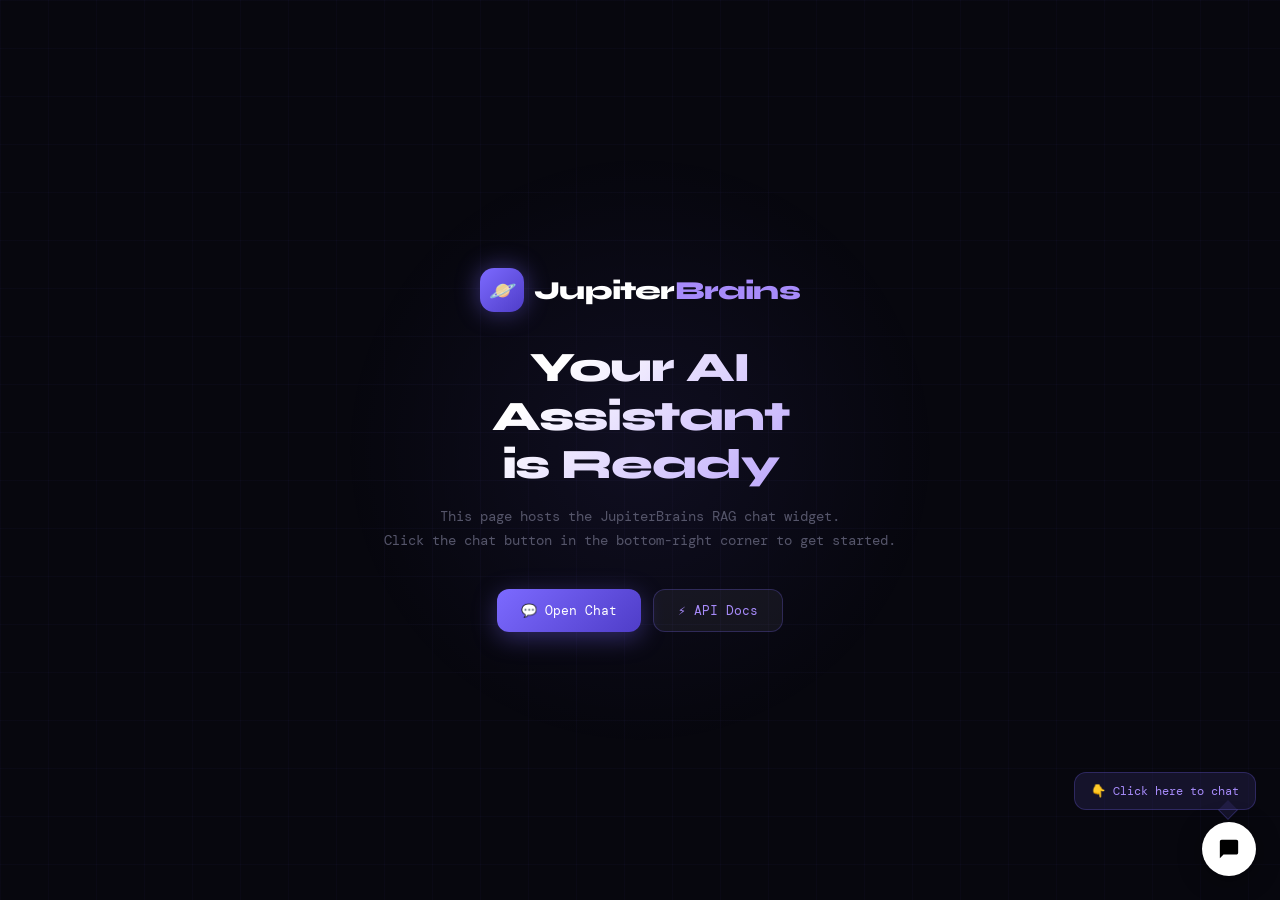
<file: frontend/index.html>
<!DOCTYPE html>
<html lang="en">

<head>
  <meta charset="UTF-8">
  <meta name="viewport" content="width=device-width, initial-scale=1.0">
  <title>JupiterBrains — Chat Widget Demo</title>
  <link rel="preconnect" href="https://fonts.googleapis.com">
  <link href="https://fonts.googleapis.com/css2?family=Syne:wght@700;800&family=DM+Mono:wght@400;500&display=swap"
    rel="stylesheet">
  <link rel="stylesheet" href="chat-widget.css">
  <style>
    :root {
      --bg: #07070e;
      --accent: #7c6aff;
      --accent2: #a78bfa;
      --text: #dcdcf0;
      --muted: #55556a;
    }

    *,
    *::before,
    *::after {
      box-sizing: border-box;
      margin: 0;
      padding: 0;
    }

    html {
      height: 100%;
    }

    body {
      font-family: 'DM Mono', monospace;
      background: var(--bg);
      color: var(--text);
      display: flex;
      flex-direction: column;
      align-items: center;
      justify-content: center;
      min-height: 100vh;
      /* ✅ REMOVED overflow:hidden — it was clipping fixed elements & causing reflow */
    }

    /* Animated background grid */
    body::before {
      content: '';
      position: fixed;
      inset: 0;
      pointer-events: none;
      background-image:
        linear-gradient(rgba(124, 106, 255, .03) 1px, transparent 1px),
        linear-gradient(90deg, rgba(124, 106, 255, .03) 1px, transparent 1px);
      background-size: 48px 48px;
      z-index: 0;
    }

    body::after {
      content: '';
      position: fixed;
      width: 600px;
      height: 600px;
      border-radius: 50%;
      background: radial-gradient(circle, rgba(124, 106, 255, 0.08) 0%, transparent 70%);
      top: 50%;
      left: 50%;
      transform: translate(-50%, -50%);
      pointer-events: none;
      z-index: 0;
    }

    .hero {
      position: relative;
      z-index: 1;
      text-align: center;
      padding: 40px 20px;
      max-width: 560px;
    }

    .logo {
      display: inline-flex;
      align-items: center;
      gap: 10px;
      margin-bottom: 32px;
    }

    .logo-orb {
      width: 44px;
      height: 44px;
      border-radius: 14px;
      background: linear-gradient(135deg, var(--accent), #4f3dc8);
      display: flex;
      align-items: center;
      justify-content: center;
      font-size: 22px;
      box-shadow: 0 0 24px rgba(124, 106, 255, 0.45);
    }

    .logo-text {
      font-family: 'Syne', sans-serif;
      font-weight: 800;
      font-size: 26px;
      letter-spacing: -.03em;
      color: #fff;
    }

    .logo-text em {
      color: var(--accent2);
      font-style: normal;
    }

    h1 {
      font-family: 'Syne', sans-serif;
      font-weight: 800;
      font-size: clamp(28px, 5vw, 42px);
      line-height: 1.15;
      letter-spacing: -.03em;
      margin-bottom: 16px;
      background: linear-gradient(135deg, #fff 30%, var(--accent2));
      -webkit-background-clip: text;
      -webkit-text-fill-color: transparent;
      background-clip: text;
    }

    p {
      font-size: 14px;
      color: var(--muted);
      line-height: 1.7;
      margin-bottom: 36px;
    }

    .cta-row {
      display: flex;
      gap: 12px;
      justify-content: center;
      flex-wrap: wrap;
    }

    .btn {
      display: inline-flex;
      align-items: center;
      gap: 8px;
      padding: 12px 24px;
      border-radius: 12px;
      font-family: 'DM Mono', monospace;
      font-size: 13px;
      cursor: pointer;
      transition: transform .2s cubic-bezier(.34, 1.56, .64, 1), box-shadow .2s;
      text-decoration: none;
      border: none;
    }

    .btn-primary {
      background: linear-gradient(135deg, var(--accent), #4f3dc8);
      color: #fff;
      box-shadow: 0 6px 24px rgba(124, 106, 255, .35);
    }

    .btn-primary:hover {
      transform: translateY(-2px) scale(1.03);
    }

    .btn-secondary {
      background: rgba(255, 255, 255, .05);
      color: var(--accent2);
      border: 1px solid rgba(124, 106, 255, .25);
    }

    .btn-secondary:hover {
      transform: translateY(-2px);
      background: rgba(124, 106, 255, .1);
    }

    .hint {
      position: fixed;
      bottom: 90px;
      right: 24px;
      background: rgba(124, 106, 255, .12);
      border: 1px solid rgba(124, 106, 255, .25);
      border-radius: 12px;
      padding: 10px 16px;
      font-size: 12px;
      color: var(--accent2);
      z-index: 999;
      pointer-events: none;
      animation: fadeHint 0.5s ease 1.5s both;
    }

    .hint::after {
      content: '';
      position: absolute;
      bottom: -8px;
      right: 20px;
      width: 14px;
      height: 14px;
      background: rgba(124, 106, 255, .12);
      border-right: 1px solid rgba(124, 106, 255, .25);
      border-bottom: 1px solid rgba(124, 106, 255, .25);
      transform: rotate(45deg);
    }

    @keyframes fadeHint {
      from {
        opacity: 0;
        transform: translateY(8px);
      }

      to {
        opacity: 1;
        transform: translateY(0);
      }
    }
  </style>
</head>

<body>

  <div class="hero">
    <div class="logo">
      <div class="logo-orb">🪐</div>
      <span class="logo-text">Jupiter<em>Brains</em></span>
    </div>
    <h1>Your AI Assistant<br>is Ready</h1>
    <p>
      This page hosts the JupiterBrains RAG chat widget.<br>
      Click the chat button in the bottom-right corner to get started.
    </p>
    <div class="cta-row">
      <!-- ✅ Using id + separate script, not inline onclick -->
      <button class="btn btn-primary" id="open-chat-btn">💬 Open Chat</button>
      <a class="btn btn-secondary" href="http://localhost:8000/docs" target="_blank">⚡ API Docs</a>
    </div>
  </div>

  <div class="hint">👇 Click here to chat</div>

  <script>
    window.JBChatConfig = {
      apiUrl: "http://localhost:8000"
    };
  </script>
  <script src="chat-widget.js" defer></script>

  <!-- ✅ Open chat button wired after defer script loads -->
  <script>
    window.addEventListener("load", function () {
      document.getElementById("open-chat-btn").addEventListener("click", function (e) {
        e.stopPropagation();
        window.JBChat && window.JBChat.open();
      });
    });
  </script>

</body>

</html>
</file>
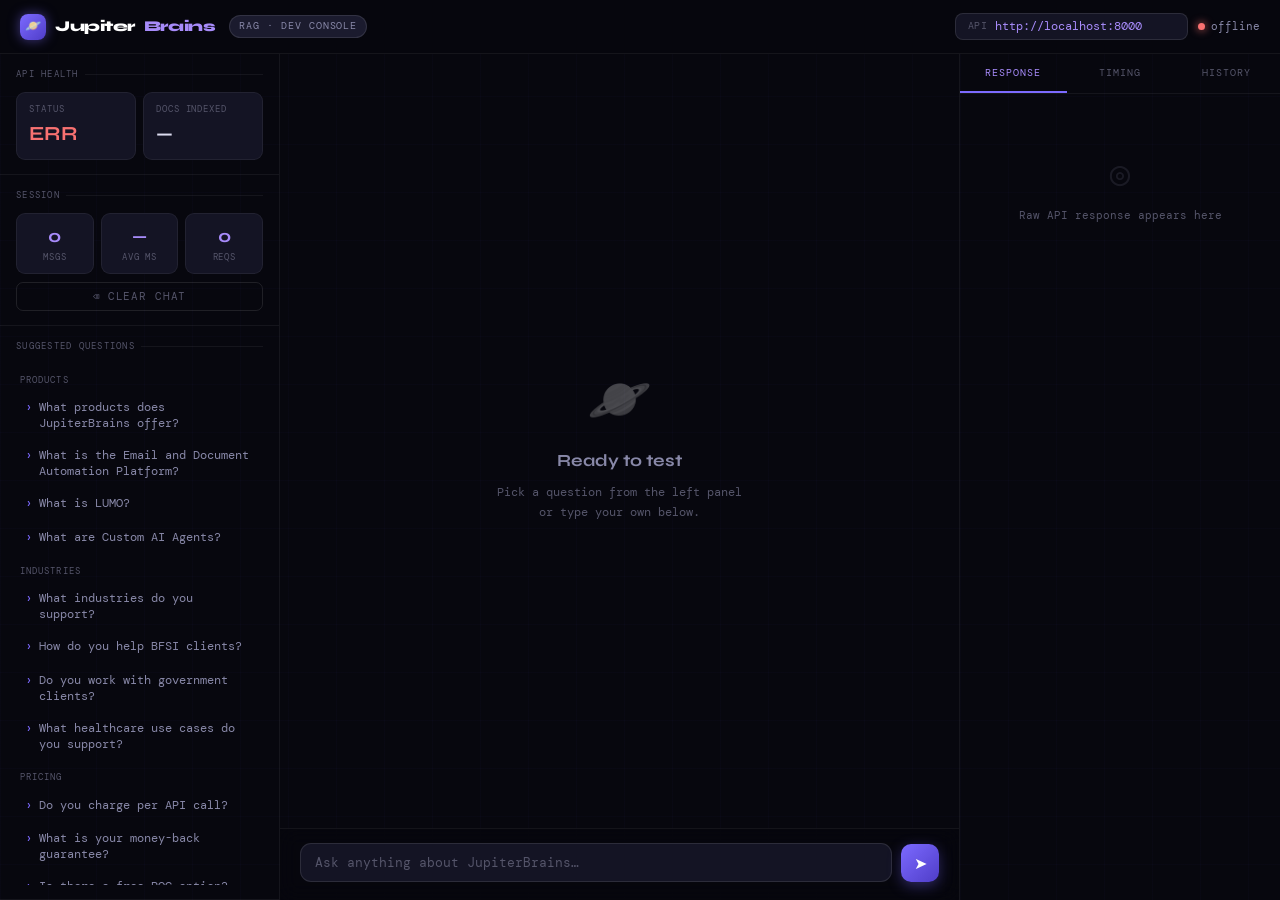
<file: test_interface.html>
<!DOCTYPE html>
<html lang="en">
<head>
<meta charset="UTF-8">
<meta name="viewport" content="width=device-width, initial-scale=1.0">
<title>JupiterBrains — RAG Test Console</title>
<link rel="preconnect" href="https://fonts.googleapis.com">
<link href="https://fonts.googleapis.com/css2?family=Syne:wght@400;600;700;800&family=DM+Mono:wght@300;400;500&display=swap" rel="stylesheet">
<style>
:root{
  --bg:#07070e;--s1:#0f0f1a;--s2:#141424;--s3:#1b1b2e;
  --border:rgba(255,255,255,.06);--border2:rgba(255,255,255,.10);
  --accent:#7c6aff;--adim:rgba(124,106,255,.15);--accent2:#a78bfa;
  --green:#34d399;--red:#f87171;--yellow:#fbbf24;--orange:#fb923c;
  --text:#dcdcf0;--muted:#55556a;--muted2:#8888a8;
  --head:'Syne',sans-serif;--mono:'DM Mono',monospace;
}
*,*::before,*::after{box-sizing:border-box;margin:0;padding:0;}
html,body{height:100%;overflow:hidden;}
body{font-family:var(--mono);font-size:12.5px;background:var(--bg);color:var(--text);line-height:1.5;}
body::after{
  content:'';position:fixed;inset:0;pointer-events:none;z-index:0;
  background-image:linear-gradient(rgba(124,106,255,.025) 1px,transparent 1px),linear-gradient(90deg,rgba(124,106,255,.025) 1px,transparent 1px);
  background-size:48px 48px;
}
.shell{
  position:relative;z-index:1;
  display:grid;
  grid-template-columns:280px 1fr 320px;
  grid-template-rows:54px 1fr;
  grid-template-areas:"bar bar bar""left mid right";
  height:100vh;
}
/* TOP BAR */
.topbar{
  grid-area:bar;display:flex;align-items:center;gap:14px;
  padding:0 20px;border-bottom:1px solid var(--border);
  background:rgba(7,7,14,.92);backdrop-filter:blur(12px);
}
.logo{display:flex;align-items:center;gap:9px;font-family:var(--head);font-weight:800;font-size:15px;letter-spacing:-.03em;color:#fff;white-space:nowrap;}
.logo-orb{width:26px;height:26px;border-radius:8px;background:linear-gradient(135deg,var(--accent),#4f3dc8);display:flex;align-items:center;justify-content:center;font-size:13px;box-shadow:0 0 12px rgba(124,106,255,.5);}
.logo em{color:var(--accent2);font-style:normal;}
.pill{font-size:9.5px;letter-spacing:.1em;text-transform:uppercase;background:var(--s3);border:1px solid var(--border2);color:var(--muted2);padding:3px 9px;border-radius:20px;}
.bar-right{margin-left:auto;display:flex;align-items:center;gap:10px;}
.url-field{display:flex;align-items:center;gap:7px;background:var(--s2);border:1px solid var(--border2);border-radius:8px;padding:5px 12px;transition:border-color .2s;}
.url-field:focus-within{border-color:rgba(124,106,255,.4);}
.url-label{font-size:9.5px;text-transform:uppercase;letter-spacing:.08em;color:var(--muted);}
#apiUrl{background:transparent;border:none;outline:none;font-family:var(--mono);font-size:11.5px;color:var(--accent2);width:180px;}
.status{display:flex;align-items:center;gap:6px;}
.dot{width:7px;height:7px;border-radius:50%;background:var(--muted);transition:background .3s,box-shadow .3s;}
.dot.on{background:var(--green);box-shadow:0 0 8px var(--green);animation:glow 2s infinite;}
.dot.err{background:var(--red);box-shadow:0 0 8px var(--red);}
@keyframes glow{0%,100%{box-shadow:0 0 6px var(--green);}50%{box-shadow:0 0 14px var(--green);}}
.status-txt{font-size:10.5px;color:var(--muted2);}
/* LEFT */
.left{grid-area:left;border-right:1px solid var(--border);display:flex;flex-direction:column;overflow:hidden;}
.pblock{padding:14px 16px;border-bottom:1px solid var(--border);}
.pblock.fill{flex:1;overflow:hidden;display:flex;flex-direction:column;min-height:0;}
.sec-head{font-size:9px;letter-spacing:.14em;text-transform:uppercase;color:var(--muted);margin-bottom:10px;display:flex;align-items:center;gap:6px;}
.sec-head::after{content:'';flex:1;height:1px;background:var(--border);}
.hgrid{display:grid;grid-template-columns:1fr 1fr;gap:7px;}
.hcard{background:var(--s2);border:1px solid var(--border);border-radius:9px;padding:10px 12px;}
.hcard-lbl{font-size:9px;text-transform:uppercase;letter-spacing:.1em;color:var(--muted);margin-bottom:3px;}
.hcard-val{font-family:var(--head);font-size:20px;font-weight:700;color:var(--text);}
.hcard-val.ok{color:var(--green);}.hcard-val.err{color:var(--red);}.hcard-val.warn{color:var(--yellow);}
.sgrid{display:grid;grid-template-columns:1fr 1fr 1fr;gap:7px;}
.scard{background:var(--s2);border:1px solid var(--border);border-radius:9px;padding:9px 10px;text-align:center;}
.scard-num{font-family:var(--head);font-size:18px;font-weight:700;color:var(--accent2);}
.scard-lbl{font-size:9px;text-transform:uppercase;letter-spacing:.08em;color:var(--muted);margin-top:1px;}
.clear-btn{width:100%;margin-top:8px;background:transparent;border:1px solid var(--border2);border-radius:7px;padding:7px;font-family:var(--mono);font-size:10.5px;color:var(--muted);cursor:pointer;text-transform:uppercase;letter-spacing:.08em;transition:border-color .15s,color .15s;}
.clear-btn:hover{border-color:var(--red);color:var(--red);}
.q-scroll{flex:1;overflow-y:auto;min-height:0;}
.q-scroll::-webkit-scrollbar{width:3px;}.q-scroll::-webkit-scrollbar-thumb{background:var(--border2);border-radius:3px;}
.q-cat{font-size:9px;text-transform:uppercase;letter-spacing:.12em;color:var(--muted);padding:10px 4px 5px;}
.q-btn{display:flex;align-items:flex-start;gap:6px;width:100%;background:transparent;border:1px solid transparent;border-radius:7px;padding:7px 8px;text-align:left;font-family:var(--mono);font-size:11.5px;color:var(--muted2);cursor:pointer;line-height:1.4;transition:all .15s;}
.q-btn::before{content:'›';color:var(--accent);font-size:13px;flex-shrink:0;margin-top:-1px;}
.q-btn:hover{background:rgba(124,106,255,.07);border-color:rgba(124,106,255,.18);color:var(--text);}
/* MID */
.mid{grid-area:mid;display:flex;flex-direction:column;border-right:1px solid var(--border);overflow:hidden;}
.chat-msgs{flex:1;overflow-y:auto;padding:22px 20px;display:flex;flex-direction:column;gap:18px;scroll-behavior:smooth;}
.chat-msgs::-webkit-scrollbar{width:4px;}.chat-msgs::-webkit-scrollbar-thumb{background:var(--border2);border-radius:4px;}
.empty{flex:1;display:flex;flex-direction:column;align-items:center;justify-content:center;gap:10px;text-align:center;padding:40px;color:var(--muted);}
.empty-glyph{font-size:52px;opacity:.3;filter:grayscale(1);}
.empty-title{font-family:var(--head);font-size:17px;font-weight:700;color:var(--muted2);}
.empty-sub{font-size:12px;line-height:1.6;max-width:260px;}
.row{display:flex;gap:10px;animation:rowIn .22s cubic-bezier(.22,1,.36,1);}
@keyframes rowIn{from{opacity:0;transform:translateY(7px);}to{opacity:1;transform:translateY(0);}}
.row.user{flex-direction:row-reverse;}
.av{width:30px;height:30px;border-radius:9px;display:flex;align-items:center;justify-content:center;font-size:14px;flex-shrink:0;margin-top:2px;}
.row.bot .av{background:rgba(52,211,153,.1);border:1px solid rgba(52,211,153,.2);}
.row.user .av{background:rgba(124,106,255,.15);border:1px solid rgba(124,106,255,.25);}
.msg-wrap{max-width:76%;display:flex;flex-direction:column;gap:4px;}
.row.user .msg-wrap{align-items:flex-end;}
.bubble{padding:11px 15px;border-radius:13px;font-size:13px;line-height:1.65;word-break:break-word;}
.row.bot .bubble{background:var(--s2);border:1px solid var(--border2);color:var(--text);border-top-left-radius:3px;}
.row.user .bubble{background:rgba(124,106,255,.15);border:1px solid rgba(124,106,255,.22);color:var(--text);border-top-right-radius:3px;}
.bubble.err{color:var(--red);}
.meta{font-size:10px;color:var(--muted);display:flex;align-items:center;gap:7px;}
.ms-badge{color:var(--accent2);}
.sources{display:flex;flex-wrap:wrap;gap:4px;margin-top:5px;}
.src-tag{font-size:9.5px;font-family:var(--mono);background:rgba(124,106,255,.1);border:1px solid rgba(124,106,255,.18);color:var(--accent2);padding:2px 7px;border-radius:4px;}
.typing-bub{display:flex;gap:5px;align-items:center;padding:13px 16px;}
.tdot{width:6px;height:6px;border-radius:50%;background:var(--accent);animation:tbounce 1.2s ease-in-out infinite;}
.tdot:nth-child(2){animation-delay:.18s;}.tdot:nth-child(3){animation-delay:.36s;}
@keyframes tbounce{0%,80%,100%{transform:translateY(0);opacity:.4;}40%{transform:translateY(-7px);opacity:1;}}
.input-bar{padding:14px 20px 18px;border-top:1px solid var(--border);display:flex;gap:9px;align-items:flex-end;background:rgba(7,7,14,.7);backdrop-filter:blur(10px);flex-shrink:0;}
.input-wrap{flex:1;background:var(--s2);border:1px solid var(--border2);border-radius:11px;padding:9px 14px;display:flex;align-items:flex-end;gap:6px;transition:border-color .2s;}
.input-wrap:focus-within{border-color:rgba(124,106,255,.4);}
#chatInput{flex:1;background:transparent;border:none;outline:none;font-family:var(--mono);font-size:13px;color:var(--text);resize:none;max-height:90px;line-height:1.5;}
#chatInput::placeholder{color:var(--muted);}
.send{width:38px;height:38px;border-radius:10px;background:linear-gradient(135deg,var(--accent),#4f3dc8);border:none;cursor:pointer;display:flex;align-items:center;justify-content:center;transition:transform .2s cubic-bezier(.34,1.56,.64,1),box-shadow .2s;flex-shrink:0;box-shadow:0 4px 14px rgba(124,106,255,.35);color:#fff;font-size:16px;}
.send:hover:not(:disabled){transform:scale(1.08);}
.send:disabled{background:var(--s3);box-shadow:none;cursor:not-allowed;opacity:.5;}
/* RIGHT */
.right{grid-area:right;display:flex;flex-direction:column;overflow:hidden;}
.tab-bar{display:flex;border-bottom:1px solid var(--border);flex-shrink:0;}
.tab{flex:1;background:transparent;border:none;border-bottom:2px solid transparent;padding:12px 6px;font-family:var(--mono);font-size:10px;text-transform:uppercase;letter-spacing:.1em;color:var(--muted);cursor:pointer;transition:all .15s;}
.tab.on{color:var(--accent2);border-bottom-color:var(--accent);}
.tab:hover:not(.on){color:var(--text);}
.pane{display:none;flex:1;overflow-y:auto;padding:14px;flex-direction:column;gap:10px;}
.pane.on{display:flex;}
.pane::-webkit-scrollbar{width:3px;}.pane::-webkit-scrollbar-thumb{background:var(--border2);}
.pane-lbl{font-size:9px;text-transform:uppercase;letter-spacing:.12em;color:var(--muted);margin-bottom:4px;}
.json{background:var(--s2);border:1px solid var(--border);border-radius:8px;padding:12px;font-size:10.5px;line-height:1.65;white-space:pre-wrap;word-break:break-all;color:var(--muted2);}
.jk{color:var(--accent2);}.js{color:var(--green);}.jn{color:var(--yellow);}.jb2{color:var(--orange);}.jnull{color:var(--muted);}
.t-card{background:var(--s2);border:1px solid var(--border);border-radius:9px;padding:12px 14px;}
.t-row{display:flex;align-items:center;gap:8px;margin-bottom:7px;}.t-row:last-child{margin-bottom:0;}
.t-lbl{font-size:10.5px;color:var(--muted2);width:72px;flex-shrink:0;}
.t-track{flex:1;height:5px;background:var(--border);border-radius:3px;overflow:hidden;}
.t-fill{height:100%;border-radius:3px;background:var(--accent);transition:width .5s ease;}
.t-val{font-size:10.5px;color:var(--text);width:44px;text-align:right;}
.h-item{background:var(--s2);border:1px solid var(--border);border-radius:8px;padding:9px 11px;cursor:pointer;transition:border-color .15s;}
.h-item:hover{border-color:rgba(124,106,255,.35);}
.h-q{font-size:11px;color:var(--text);white-space:nowrap;overflow:hidden;text-overflow:ellipsis;margin-bottom:4px;}
.h-meta{font-size:9.5px;color:var(--muted);display:flex;gap:7px;align-items:center;}
.h-ms{background:rgba(124,106,255,.1);border:1px solid rgba(124,106,255,.15);color:var(--accent2);padding:1px 6px;border-radius:3px;font-size:9px;}
.ei{display:flex;flex-direction:column;align-items:center;justify-content:center;gap:8px;color:var(--muted);padding:40px 20px;text-align:center;font-size:11px;}
.ei-icon{font-size:34px;opacity:.25;}
*{scrollbar-width:thin;scrollbar-color:var(--border2) transparent;}
@media(max-width:1080px){.shell{grid-template-columns:250px 1fr;grid-template-areas:"bar bar""left mid";}.right{display:none;}}
@media(max-width:680px){.shell{grid-template-columns:1fr;grid-template-areas:"bar""mid";}.left{display:none;}}
</style>
</head>
<body>
<div class="shell">

<header class="topbar">
  <div class="logo"><div class="logo-orb">🪐</div>Jupiter<em>Brains</em></div>
  <div class="pill">RAG · Dev Console</div>
  <div class="bar-right">
    <div class="url-field">
      <span class="url-label">API</span>
      <input id="apiUrl" value="http://localhost:8000" spellcheck="false" autocomplete="off">
    </div>
    <div class="status">
      <div class="dot" id="dot"></div>
      <span class="status-txt" id="statusTxt">checking…</span>
    </div>
  </div>
</header>

<aside class="left">
  <div class="pblock">
    <div class="sec-head">API Health</div>
    <div class="hgrid">
      <div class="hcard"><div class="hcard-lbl">Status</div><div class="hcard-val" id="hStatus">—</div></div>
      <div class="hcard"><div class="hcard-lbl">Docs Indexed</div><div class="hcard-val" id="hDocs">—</div></div>
    </div>
  </div>
  <div class="pblock">
    <div class="sec-head">Session</div>
    <div class="sgrid">
      <div class="scard"><div class="scard-num" id="sMsgs">0</div><div class="scard-lbl">Msgs</div></div>
      <div class="scard"><div class="scard-num" id="sAvg">—</div><div class="scard-lbl">Avg ms</div></div>
      <div class="scard"><div class="scard-num" id="sReqs">0</div><div class="scard-lbl">Reqs</div></div>
    </div>
    <button class="clear-btn" id="clearBtn">⌫ Clear Chat</button>
  </div>
  <div class="pblock fill">
    <div class="sec-head">Suggested Questions</div>
    <div class="q-scroll" id="qList"></div>
  </div>
</aside>

<main class="mid">
  <div class="chat-msgs" id="msgs">
    <div class="empty" id="emptyState">
      <div class="empty-glyph">🪐</div>
      <div class="empty-title">Ready to test</div>
      <div class="empty-sub">Pick a question from the left panel or type your own below.</div>
    </div>
  </div>
  <div class="input-bar">
    <div class="input-wrap">
      <textarea id="chatInput" rows="1" placeholder="Ask anything about JupiterBrains…"></textarea>
    </div>
    <button class="send" id="sendBtn" title="Send (Enter)">➤</button>
  </div>
</main>

<aside class="right">
  <div class="tab-bar">
    <button class="tab on"  onclick="switchTab('resp')">Response</button>
    <button class="tab"     onclick="switchTab('time')">Timing</button>
    <button class="tab"     onclick="switchTab('hist')">History</button>
  </div>
  <div class="pane on" id="pane-resp"><div class="ei"><div class="ei-icon">◎</div>Raw API response appears here</div></div>
  <div class="pane"    id="pane-time"><div class="ei"><div class="ei-icon">⏱</div>Timing data after first request</div></div>
  <div class="pane"    id="pane-hist"><div class="ei" id="histEmpty"><div class="ei-icon">📋</div>No history yet</div></div>
</aside>

</div>
<script>
var msgCount=0,totalMs=0,reqCount=0,loading=false,hist=[];
var QUESTIONS=[
  {cat:"Products",        qs:["What products does JupiterBrains offer?","What is the Email and Document Automation Platform?","What is LUMO?","What are Custom AI Agents?"]},
  {cat:"Industries",      qs:["What industries do you support?","How do you help BFSI clients?","Do you work with government clients?","What healthcare use cases do you support?"]},
  {cat:"Pricing",         qs:["Do you charge per API call?","What is your money-back guarantee?","Is there a free POC option?","What does the POC include?"]},
  {cat:"Technical",       qs:["How is the AI deployed?","What hardware is required?","How do you ensure data privacy?","What is your classification accuracy?"]},
  {cat:"Implementation",  qs:["How long does implementation take?","What is included in the POC phase?","What does a full enterprise deployment look like?"]},
  {cat:"Startups",        qs:["Do you have a startup program?","How does the partner program work?","Can a startup get co-investment?"]},
  {cat:"Edge Cases",      qs:["What is the stock price of JupiterBrains?","Who is the CEO of Google?","What is the weather today?"]},
];
var qList=document.getElementById('qList');
QUESTIONS.forEach(function(g){
  var c=document.createElement('div');c.className='q-cat';c.textContent=g.cat;qList.appendChild(c);
  g.qs.forEach(function(q){
    var b=document.createElement('button');b.className='q-btn';b.textContent=q;
    b.onclick=function(){fillAndSend(q);};qList.appendChild(b);
  });
});
function apiUrl(){return document.getElementById('apiUrl').value.replace(/\/$/,'');}
async function checkHealth(){
  var dot=document.getElementById('dot'),txt=document.getElementById('statusTxt');
  try{
    var r=await fetch(apiUrl()+'/health'),d=await r.json();
    dot.className='dot on';txt.textContent='online';
    setH('hStatus',d.status==='ok'?'OK':'ERR',d.status==='ok'?'ok':'err');
    var n=d.documents_indexed||0;setH('hDocs',n,n>0?'ok':'warn');
  }catch(e){
    dot.className='dot err';txt.textContent='offline';
    setH('hStatus','ERR','err');setH('hDocs','—','');
  }
}
function setH(id,v,c){var e=document.getElementById(id);e.textContent=v;e.className='hcard-val'+(c?' '+c:'');}
checkHealth();setInterval(checkHealth,15000);
document.getElementById('apiUrl').addEventListener('change',checkHealth);
function fillAndSend(q){document.getElementById('chatInput').value=q;sendMessage();}
document.getElementById('sendBtn').onclick=sendMessage;
document.getElementById('chatInput').addEventListener('keydown',function(e){if(e.key==='Enter'&&!e.shiftKey){e.preventDefault();sendMessage();}});
document.getElementById('chatInput').addEventListener('input',function(){this.style.height='auto';this.style.height=Math.min(this.scrollHeight,90)+'px';});
document.getElementById('clearBtn').onclick=clearChat;
async function sendMessage(){
  if(loading)return;
  var inp=document.getElementById('chatInput'),q=inp.value.trim();if(!q)return;
  inp.value='';inp.style.height='auto';
  loading=true;document.getElementById('sendBtn').disabled=true;
  var es=document.getElementById('emptyState');if(es)es.remove();
  addUser(q);var ty=addTyping();var t0=performance.now();
  try{
    var res=await fetch(apiUrl()+'/chat',{method:'POST',headers:{'Content-Type':'application/json'},body:JSON.stringify({question:q})});
    var ms=Math.round(performance.now()-t0);ty.remove();
    if(!res.ok){
      var er=await res.json().catch(function(){return{};});
      addBot('Error '+res.status+': '+(er.detail||'Unknown'),[],ms,null,true);
      updateInspector({error:er,status:res.status},ms,q,res.status);
    }else{
      var d=await res.json();
      addBot(d.answer||'No answer returned.',d.sources||[],ms,d,false);
      updateInspector(d,ms,q,res.status);
      addHist(q,ms,d.sources||[]);
    }
    totalMs+=ms;reqCount++;
    document.getElementById('sAvg').textContent=Math.round(totalMs/reqCount);
    document.getElementById('sReqs').textContent=reqCount;
  }catch(err){
    var ms2=Math.round(performance.now()-t0);ty.remove();
    addBot('Cannot reach API at '+apiUrl()+'. Is the server running?',[],ms2,null,true);
    updateInspector({error:err.message},ms2,q,null);
  }
  loading=false;document.getElementById('sendBtn').disabled=false;document.getElementById('chatInput').focus();
}
function addUser(text){
  msgCount++;document.getElementById('sMsgs').textContent=msgCount;
  var row=document.createElement('div');row.className='row user';
  row.innerHTML='<div class="av">👤</div><div class="msg-wrap"><div class="bubble">'+esc(text)+'</div><div class="meta">'+ts()+'</div></div>';
  document.getElementById('msgs').appendChild(row);scroll();
}
function addBot(text,sources,ms,raw,isErr){
  msgCount++;document.getElementById('sMsgs').textContent=msgCount;
  var sh=sources.length?'<div class="sources">'+sources.map(function(s){return'<span class="src-tag">'+esc(s)+'</span>';}).join('')+'</div>':'';
  var row=document.createElement('div');row.className='row bot';
  row.innerHTML='<div class="av">🪐</div><div class="msg-wrap"><div class="bubble'+(isErr?' err':'')+'">'+esc(text)+'</div>'+sh+'<div class="meta">'+ts()+(ms!=null?'<span class="ms-badge">⚡ '+ms+'ms</span>':'')+'</div></div>';
  document.getElementById('msgs').appendChild(row);scroll();
}
function addTyping(){
  var row=document.createElement('div');row.className='row bot';
  row.innerHTML='<div class="av">🪐</div><div class="msg-wrap"><div class="bubble"><div class="typing-bub"><span class="tdot"></span><span class="tdot"></span><span class="tdot"></span></div></div></div>';
  document.getElementById('msgs').appendChild(row);scroll();return row;
}
function clearChat(){
  document.getElementById('msgs').innerHTML='<div class="empty" id="emptyState"><div class="empty-glyph">🪐</div><div class="empty-title">Ready to test</div><div class="empty-sub">Pick a question from the left or type your own.</div></div>';
  msgCount=0;totalMs=0;reqCount=0;
  document.getElementById('sMsgs').textContent='0';
  document.getElementById('sAvg').textContent='—';
  document.getElementById('sReqs').textContent='0';
}
function updateInspector(data,ms,q,status){
  document.getElementById('pane-resp').innerHTML='<div><div class="pane-lbl">Request</div><div class="json">'+hlj(JSON.stringify({question:q},null,2))+'</div></div><div><div class="pane-lbl">Response · '+(status||'ERR')+' · '+ms+'ms</div><div class="json">'+hlj(JSON.stringify(data,null,2))+'</div></div>';
  var allMs=hist.map(function(h){return h.ms;}),mx=Math.max.apply(null,allMs.concat([ms,1]));
  var avg=reqCount?Math.round(totalMs/reqCount):ms;
  var best=allMs.length?Math.min.apply(null,allMs):ms;
  var worst=allMs.length?Math.max.apply(null,allMs):ms;
  document.getElementById('pane-time').innerHTML='<div class="t-card"><div class="pane-lbl" style="margin-bottom:10px">Request timing</div>'+tr('This req',ms,mx,'var(--accent)')+(reqCount>1?tr('Avg',avg,mx,'var(--yellow)')+tr('Best',best,mx,'var(--green)')+tr('Worst',worst,mx,'var(--red)'):'')+'</div>';
}
function tr(l,v,m,c){return'<div class="t-row"><span class="t-lbl">'+l+'</span><div class="t-track"><div class="t-fill" style="width:'+Math.round(v/m*100)+'%;background:'+c+'"></div></div><span class="t-val">'+v+'ms</span></div>';}
function addHist(q,ms,sources){
  hist.unshift({q:q,ms:ms,sources:sources});
  var e=document.getElementById('histEmpty');if(e)e.remove();
  var item=document.createElement('div');item.className='h-item';
  item.innerHTML='<div class="h-q">'+esc(q)+'</div><div class="h-meta"><span>'+ts()+'</span><span class="h-ms">⚡ '+ms+'ms</span>'+(sources.length?'<span>'+sources.length+' src</span>':'')+'</div>';
  item.onclick=function(){fillAndSend(q);};
  var p=document.getElementById('pane-hist');p.insertBefore(item,p.firstChild);
}
function switchTab(name){
  document.querySelectorAll('.tab').forEach(function(b,i){b.classList.toggle('on',['resp','time','hist'][i]===name);});
  document.querySelectorAll('.pane').forEach(function(p){p.classList.toggle('on',p.id==='pane-'+name);});
}
function scroll(){var m=document.getElementById('msgs');m.scrollTop=m.scrollHeight;}
function ts(){return new Date().toLocaleTimeString([],{hour:'2-digit',minute:'2-digit',second:'2-digit'});}
function esc(s){return String(s).replace(/&/g,'&amp;').replace(/</g,'&lt;').replace(/>/g,'&gt;');}
function hlj(json){
  return json.replace(/("(\\u[a-zA-Z0-9]{4}|\\[^u]|[^\\"])*"(\s*:)?|\b(true|false|null)\b|-?\d+(?:\.\d*)?(?:[eE][+\-]?\d+)?)/g,function(m){
    var c='jn';
    if(/^"/.test(m))c=/:$/.test(m)?'jk':'js';
    else if(/true|false/.test(m))c='jb2';
    else if(/null/.test(m))c='jnull';
    return'<span class="'+c+'">'+m+'</span>';
  });
}
</script>
</body>
</html>
</file>
<file: frontend/chat-widget.css>
/* ============================================================
   JupiterBrains Chat Widget — v3.2.0
   Theme: Swif.ai inspired — Black, White & Grey
   CHANGES: Visible scrollbar, padded inputs, dropdown styles,
            hyperlink contact card, suggestions in chat flow
   ============================================================ */

@import url('https://fonts.googleapis.com/css2?family=Outfit:wght@300;400;500;600&display=swap');

:root {
  --jb-bg: #111111;
  --jb-surface: #1a1a1a;
  --jb-surface2: #222222;
  --jb-border: rgba(255, 255, 255, 0.08);
  --jb-border2: rgba(255, 255, 255, 0.13);
  --jb-text: #f0f0f0;
  --jb-muted: #666666;
  --jb-muted2: #999999;
  --jb-shadow: 0 20px 60px rgba(0, 0, 0, 0.7), 0 0 0 1px rgba(255, 255, 255, 0.06);
  --jb-radius: 16px;
  --jb-font: 'Outfit', sans-serif;
}

#jb-chat-root * {
  box-sizing: border-box;
  margin: 0;
  /* padding: 3px; */
}

/* ── Launcher ── */
#jb-launcher {
  position: fixed;
  bottom: 24px;
  right: 24px;
  width: 54px;
  height: 54px;
  background: #ffffff;
  border-radius: 50%;
  border: none;
  outline: none;
  cursor: pointer;
  display: flex;
  align-items: center;
  justify-content: center;
  box-shadow: 0 4px 24px rgba(0, 0, 0, 0.4);
  transition: transform 0.25s cubic-bezier(0.34, 1.56, 0.64, 1);
  z-index: 9999;
  overflow: hidden;
}

#jb-launcher:hover {
  transform: scale(1.1);
}

#jb-launcher svg {
  width: 22px;
  height: 22px;
  fill: #000;
}

#jb-launcher .jb-icon-open {
  display: flex;
}

#jb-launcher .jb-icon-close {
  display: none;
}

#jb-launcher.jb-launcher-open .jb-icon-open {
  display: none;
}

#jb-launcher.jb-launcher-open .jb-icon-close {
  display: flex;
}

#jb-badge {
  position: absolute;
  top: -2px;
  right: -2px;
  width: 17px;
  height: 17px;
  background: #555;
  border-radius: 50%;
  font-size: 9px;
  font-weight: 600;
  color: #fff;
  display: none;
  align-items: center;
  justify-content: center;
  border: 2px solid #111;
}

/* ── Chat Window ── */
#jb-chat-window {
  position: fixed;
  bottom: 88px;
  right: 24px;
  width: 380px;
  max-width: calc(100vw - 32px);
  height: 540px;
  background: var(--jb-bg);
  border-radius: var(--jb-radius);
  border: 1px solid var(--jb-border2);
  box-shadow: var(--jb-shadow);
  display: flex;
  flex-direction: column;
  overflow: hidden;
  z-index: 9998;
  font-family: var(--jb-font);
  opacity: 0;
  transform: translateY(14px) scale(0.97);
  pointer-events: none;
  transition: opacity 0.25s ease, transform 0.25s ease;
}

#jb-chat-window.jb-open {
  opacity: 1;
  transform: translateY(0) scale(1);
  pointer-events: all;
}

/* ── Header ── */
#jb-header {
  display: flex;
  align-items: center;
  gap: 10px;
  padding: 7px 8px;
  border-bottom: 1px solid var(--jb-border);
  background: var(--jb-surface);
  flex-shrink: 0;
}

.jb-h-avatar {
  width: 36px;
  height: 36px;
  border-radius: 50%;
  background: rgba(255, 255, 255, 0.1);
  border: 1px solid rgba(255, 255, 255, 0.2);
  display: flex;
  align-items: center;
  justify-content: center;
  font-size: 18px;
  position: relative;
  flex-shrink: 0;
}

.jb-h-dot {
  position: absolute;
  bottom: 1px;
  right: 1px;
  width: 9px;
  height: 9px;
  background: #888;
  border-radius: 50%;
  border: 2px solid var(--jb-surface);
}

.jb-h-info {
  flex: 1;
}

.jb-h-name {
  font-size: 14px;
  font-weight: 600;
  color: #fff;
}

.jb-h-sub {
  font-size: 11px;
  color: var(--jb-muted2);
  margin-top: 1px;
}

.jb-h-btn {
  background: rgba(255, 255, 255, 0.06);
  border: 1px solid var(--jb-border);
  border-radius: 7px;
  width: 28px;
  height: 28px;
  cursor: pointer;
  color: var(--jb-muted);
  font-size: 16px;
  display: flex;
  align-items: center;
  justify-content: center;
  transition: background 0.15s, color 0.15s;
  flex-shrink: 0;
}

.jb-h-btn:hover {
  background: rgba(255, 255, 255, 0.1);
  color: #fff;
}

/* ── Three-dots dropdown wrapper (for correct positioning) ── */
.jb-more-wrap {
  position: relative;
  flex-shrink: 0;
}

/* ── Three-dots dropdown menu ── */
.jb-more-dropdown {
  position: absolute;
  top: calc(100% + 6px);
  right: 0;
  background: var(--jb-surface);
  border: 1px solid var(--jb-border2);
  border-radius: 10px;
  padding: 4px;
  min-width: 178px;
  box-shadow: 0 8px 28px rgba(0, 0, 0, 0.55);
  display: none;
  z-index: 100;
  font-family: var(--jb-font);
}

.jb-more-dropdown.jb-more-open {
  display: block;
  animation: jbFadeIn 0.15s ease;
}

@keyframes jbFadeIn {
  from {
    opacity: 0;
    transform: translateY(-4px);
  }

  to {
    opacity: 1;
    transform: translateY(0);
  }
}

.jb-more-item {
  padding: 9px 13px;
  border-radius: 7px;
  font-size: 13px;
  color: var(--jb-text);
  cursor: pointer;
  transition: background 0.15s;
  white-space: nowrap;
}

.jb-more-item:hover {
  background: rgba(255, 255, 255, 0.08);
}

/* ── Body ── */
#jb-body {
  flex: 1;
  overflow: hidden;
  display: flex;
  flex-direction: column;
  transition: opacity 0.25s;
}

/* ── Messages wrapper ── */
#jb-msgs-wrap {
  flex: 1;
  display: flex;
  flex-direction: column;
  overflow: hidden;
}

/* ── Email Screen ── */
#jb-email-screen {
  flex: 1;
  display: flex;
  flex-direction: column;
  padding: 20px 16px 12px;
  gap: 16px;
}

#jb-gate-hint {
  font-size: 12px;
  color: var(--jb-muted2);
  text-align: center;
  padding-bottom: 4px;
}

.jb-msg-row {
  display: flex;
  align-items: flex-start;
  gap: 10px;
}

.jb-msg-avatar {
  width: 34px;
  height: 34px;
  border-radius: 50%;
  background: rgba(255, 255, 255, 0.08);
  border: 1px solid rgba(255, 255, 255, 0.15);
  display: flex;
  align-items: center;
  justify-content: center;
  font-size: 16px;
  flex-shrink: 0;
  margin-top: 2px;
}

.jb-msg-label {
  font-size: 11px;
  color: var(--jb-muted);
  margin-top: 5px;
  padding-left: 2px;
}

/* ── Email Input Bar ── */
#jb-email-input-wrap {
  border-top: 1px solid var(--jb-border);
  background: var(--jb-surface);
  padding: 12px 16px 16px;
  display: flex;
  flex-direction: column;
  gap: 0;
  flex-shrink: 0;
}

.jb-swif-input {
  width: 100%;
  background: transparent;
  border: none;
  border-bottom: 1px solid var(--jb-border2);
  outline: none;
  padding: 10px 12px;
  font-family: var(--jb-font);
  font-size: 13.5px;
  color: var(--jb-text);
  transition: border-color 0.2s;
}

.jb-swif-input:focus {
  border-bottom-color: rgba(255, 255, 255, 0.3);
}

.jb-swif-input::placeholder {
  color: var(--jb-muted);
}

.jb-swif-input-last {
  border-bottom: none;
  margin-top: 2px;
}

.jb-field-error {
  font-size: 11px;
  color: #ff8080;
  min-height: 14px;
  padding: 2px 4px;
}

.jb-swif-row {
  display: flex;
  align-items: center;
  justify-content: space-between;
  margin-top: 8px;
}

.jb-icon-btn {
  background: none;
  border: none;
  cursor: pointer;
  color: var(--jb-muted);
  display: flex;
  align-items: center;
  padding: 4px;
  transition: color 0.15s;
}

.jb-icon-btn:hover {
  color: var(--jb-muted2);
}

.jb-icon-btn svg {
  width: 20px;
  height: 20px;
  fill: currentColor;
}

.jb-send-round {
  width: 36px;
  height: 36px;
  background: #ffffff;
  border: none;
  border-radius: 50%;
  cursor: pointer;
  display: flex;
  align-items: center;
  justify-content: center;
  box-shadow: 0 2px 12px rgba(0, 0, 0, 0.3);
  transition: transform 0.2s, box-shadow 0.2s;
}

.jb-send-round:hover {
  transform: scale(1.08);
}

.jb-send-round:disabled {
  opacity: 0.4;
  cursor: not-allowed;
  transform: none;
}

.jb-send-round svg {
  width: 15px;
  height: 15px;
  fill: #000;
  margin-left: 2px;
}

/* ── Messages (scrollable, with VISIBLE right scrollbar) ── */
#jb-messages {
  flex: 1;
  overflow-y: auto;
  padding: 16px 20px;
  display: flex;
  flex-direction: column;
  gap: 10px;
  scroll-behavior: smooth;
}

/* CHANGE: visible scrollbar on the right side */
#jb-messages::-webkit-scrollbar {
  width: 6px;
}

#jb-messages::-webkit-scrollbar-track {
  background: rgba(255, 255, 255, 0.03);
  border-radius: 3px;
}

#jb-messages::-webkit-scrollbar-thumb {
  background: rgba(255, 255, 255, 0.22);
  border-radius: 3px;
}

#jb-messages::-webkit-scrollbar-thumb:hover {
  background: rgba(255, 255, 255, 0.38);
}

/* Firefox scrollbar */
#jb-messages {
  scrollbar-width: thin;
  scrollbar-color: rgba(255, 255, 255, 0.22) rgba(255, 255, 255, 0.03);
}

/* ── Bubbles ── */
.jb-msg {
  display: flex;
  flex-direction: column;
  max-width: 72%;
  /* CHANGE: was 78% — reduced so padding is visible */
  animation: jbIn 0.2s ease;
}

@keyframes jbIn {
  from {
    opacity: 0;
    transform: translateY(5px);
  }

  to {
    opacity: 1;
    transform: translateY(0);
  }
}

.jb-msg.bot {
  align-self: flex-start;
}

.jb-msg.user {
  align-self: flex-end;
}

/* CHANGE: padding increased to 20px 28px for clear breathing room on all sides.
   max-width on .jb-msg reduced from 78% → 72% so wide bot bubbles
   don't stretch edge-to-edge and the padding is visually obvious */
.jb-bubble {
  padding: 4px 9px;
  border-radius: 5px;
  font-size: 12.5px;
  line-height: 1.6;
  word-break: break-word;
}

.jb-msg.bot .jb-bubble {
  background: var(--jb-surface2);
  border: 1px solid var(--jb-border2);
  color: var(--jb-text);
  border-top-left-radius: 3px;
}

.jb-msg.user .jb-bubble {
  background: rgba(255, 255, 255, 0.09);
  border: 1px solid rgba(255, 255, 255, 0.14);
  color: var(--jb-text);
  border-top-right-radius: 3px;
}

.jb-sources {
  display: flex;
  flex-wrap: wrap;
  gap: 4px;
  margin-top: 5px;
}

.jb-source-chip {
  font-size: 10px;
  font-family: monospace;
  background: rgba(255, 255, 255, 0.05);
  border: 1px solid var(--jb-border2);
  color: var(--jb-muted2);
  padding: 2px 6px;
  border-radius: 4px;
}

/* ── Typing ── */
.jb-typing .jb-bubble {
  display: flex;
  align-items: center;
  gap: 5px;
  padding: 13px 16px;
}

.jb-dot {
  width: 5px;
  height: 5px;
  border-radius: 50%;
  background: #555;
  animation: jbBounce 1.2s ease-in-out infinite;
}

.jb-dot:nth-child(2) {
  animation-delay: 0.18s;
}

.jb-dot:nth-child(3) {
  animation-delay: 0.36s;
}

@keyframes jbBounce {

  0%,
  80%,
  100% {
    transform: translateY(0);
    opacity: 0.4;
  }

  40% {
    transform: translateY(-6px);
    opacity: 1;
  }
}

/* ── Suggestions — injected INSIDE #jb-messages below the greeting ── */
#jb-suggestions {
  display: flex;
  flex-wrap: wrap;
  gap: 6px;
  padding: 4px 0 2px;
  flex-shrink: 0;
  align-self: flex-start;
  max-width: 100%;
}

.jb-chip {
  font-family: var(--jb-font);
  font-size: 12px;
  padding: 5px 14px;
  background: rgba(255, 255, 255, 0.05);
  border: 1px solid var(--jb-border2);
  border-radius: 20px;
  color: var(--jb-muted2);
  cursor: pointer;
  white-space: nowrap;
  transition: all 0.15s;
}

.jb-chip:hover {
  background: rgba(255, 255, 255, 0.09);
  border-color: rgba(255, 255, 255, 0.22);
  color: #fff;
}

/* ── Chat Input Area ── */
#jb-input-area {
  display: flex;
  align-items: flex-end;
  gap: 8px;
  padding: 10px 16px 14px;
  border-top: 1px solid var(--jb-border);
  background: var(--jb-surface);
  flex-shrink: 0;
}

#jb-input {
  flex: 1;
  background: rgba(255, 255, 255, 0.05);
  border: 1px solid var(--jb-border2);
  border-radius: 10px;
  padding: 9px 14px;
  font-family: var(--jb-font);
  font-size: 13.5px;
  color: var(--jb-text);
  outline: none;
  resize: none;
  max-height: 100px;
  line-height: 1.5;
  transition: border-color 0.2s;
}

#jb-input:focus {
  border-color: rgba(255, 255, 255, 0.28);
}

#jb-input::placeholder {
  color: var(--jb-muted);
}

#jb-send-btn {
  width: 38px;
  height: 38px;
  background: #fff;
  border: none;
  border-radius: 10px;
  cursor: pointer;
  display: flex;
  align-items: center;
  justify-content: center;
  box-shadow: 0 2px 10px rgba(0, 0, 0, 0.3);
  transition: transform 0.2s;
  flex-shrink: 0;
}

#jb-send-btn:hover:not(:disabled) {
  transform: scale(1.07);
}

#jb-send-btn:disabled {
  background: rgba(255, 255, 255, 0.1);
  box-shadow: none;
  cursor: not-allowed;
}

#jb-send-btn svg {
  width: 16px;
  height: 16px;
  fill: #000;
}

/* ── Welcome Popup ── */
#jb-welcome-popup {
  position: fixed;
  bottom: 90px;
  right: 24px;
  width: 290px;
  background: rgba(16, 16, 16, 0.98);
  border: 1px solid rgba(255, 255, 255, 0.13);
  border-radius: 14px;
  box-shadow: 0 8px 36px rgba(0, 0, 0, 0.6);
  padding: 14px;
  display: flex;
  align-items: flex-start;
  gap: 10px;
  z-index: 9997;
  cursor: pointer;
  opacity: 0;
  transform: translateY(10px) scale(0.96);
  pointer-events: none;
  transition: opacity 0.3s ease, transform 0.3s ease;
  font-family: var(--jb-font);
}

#jb-welcome-popup.jb-popup-visible {
  opacity: 1;
  transform: translateY(0) scale(1);
  pointer-events: all;
}

.jb-popup-avatar-wrap {
  position: relative;
  flex-shrink: 0;
}

.jb-popup-avatar {
  width: 38px;
  height: 38px;
  border-radius: 50%;
  background: rgba(255, 255, 255, 0.08);
  border: 2px solid rgba(255, 255, 255, 0.18);
  display: flex;
  align-items: center;
  justify-content: center;
  font-size: 18px;
}

.jb-popup-online {
  position: absolute;
  bottom: 1px;
  right: 1px;
  width: 9px;
  height: 9px;
  background: #888;
  border-radius: 50%;
  border: 2px solid #101010;
}

.jb-popup-content {
  flex: 1;
}

.jb-popup-agent {
  font-size: 13px;
  font-weight: 600;
  color: #fff;
}

.jb-popup-agent-sub {
  font-size: 11px;
  color: var(--jb-muted);
  margin-bottom: 6px;
}

.jb-popup-text {
  font-size: 12.5px;
  line-height: 1.5;
  color: #ccc;
}

#jb-popup-close {
  background: rgba(255, 255, 255, 0.06);
  border: 1px solid var(--jb-border);
  border-radius: 6px;
  width: 22px;
  height: 22px;
  flex-shrink: 0;
  cursor: pointer;
  color: var(--jb-muted);
  font-size: 15px;
  display: flex;
  align-items: center;
  justify-content: center;
  transition: background 0.15s;
}

#jb-popup-close:hover {
  background: rgba(255, 255, 255, 0.1);
  color: #fff;
}

/* ── Mobile ── */
@media (max-width: 480px) {
  #jb-chat-window {
    bottom: 0;
    right: 0;
    left: 0;
    width: 100%;
    max-width: 100%;
    height: 80vh;
    border-radius: 16px 16px 0 0;
    border-bottom: none;
  }

  #jb-launcher {
    bottom: 18px;
    right: 18px;
  }

  #jb-welcome-popup {
    right: 16px;
    width: calc(100vw - 32px);
  }
}

/* ── Meeting hyperlink in welcome bubble ── */
.jb-meeting-btn {
  display: inline-block;
  color: var(--jb-text);
  font-weight: 500;
  text-decoration: underline;
  text-underline-offset: 3px;
  text-decoration-color: rgba(255, 255, 255, 0.4);
  transition: text-decoration-color 0.15s, opacity 0.15s;
}

.jb-meeting-btn:hover {
  text-decoration-color: #fff;
  opacity: 0.9;
}

/* ── Contact card (shown after contact queries) — no button, just links ── */
.jb-meeting-card {
  background: rgba(255, 255, 255, 0.05);
  border: 1px solid rgba(255, 255, 255, 0.14);
  border-radius: 12px;
  padding: 13px 16px;
  display: flex;
  flex-direction: column;
  gap: 7px;
  margin-top: 2px;
  min-width: 200px;
}

.jb-meeting-line {
  display: flex;
  align-items: center;
}

.jb-meeting-hyperlink {
  font-family: var(--jb-font);
  font-size: 13.5px;
  font-weight: 600;
  color: #ffffff;
  text-decoration: underline;
  text-underline-offset: 3px;
  text-decoration-color: rgba(255, 255, 255, 0.35);
  transition: text-decoration-color 0.15s, color 0.15s;
}

.jb-meeting-hyperlink:hover {
  text-decoration-color: #fff;
  color: #e0e0e0;
}

.jb-meeting-email {
  font-size: 12.5px;
  font-weight: 400;
  color: var(--jb-muted2);
  text-decoration-color: rgba(153, 153, 153, 0.35);
}

.jb-meeting-email:hover {
  color: #ccc;
  text-decoration-color: #ccc;
}

.jb-meeting-card-sub {
  font-size: 11.5px;
  color: #888;
  line-height: 1.4;
}
</file>
